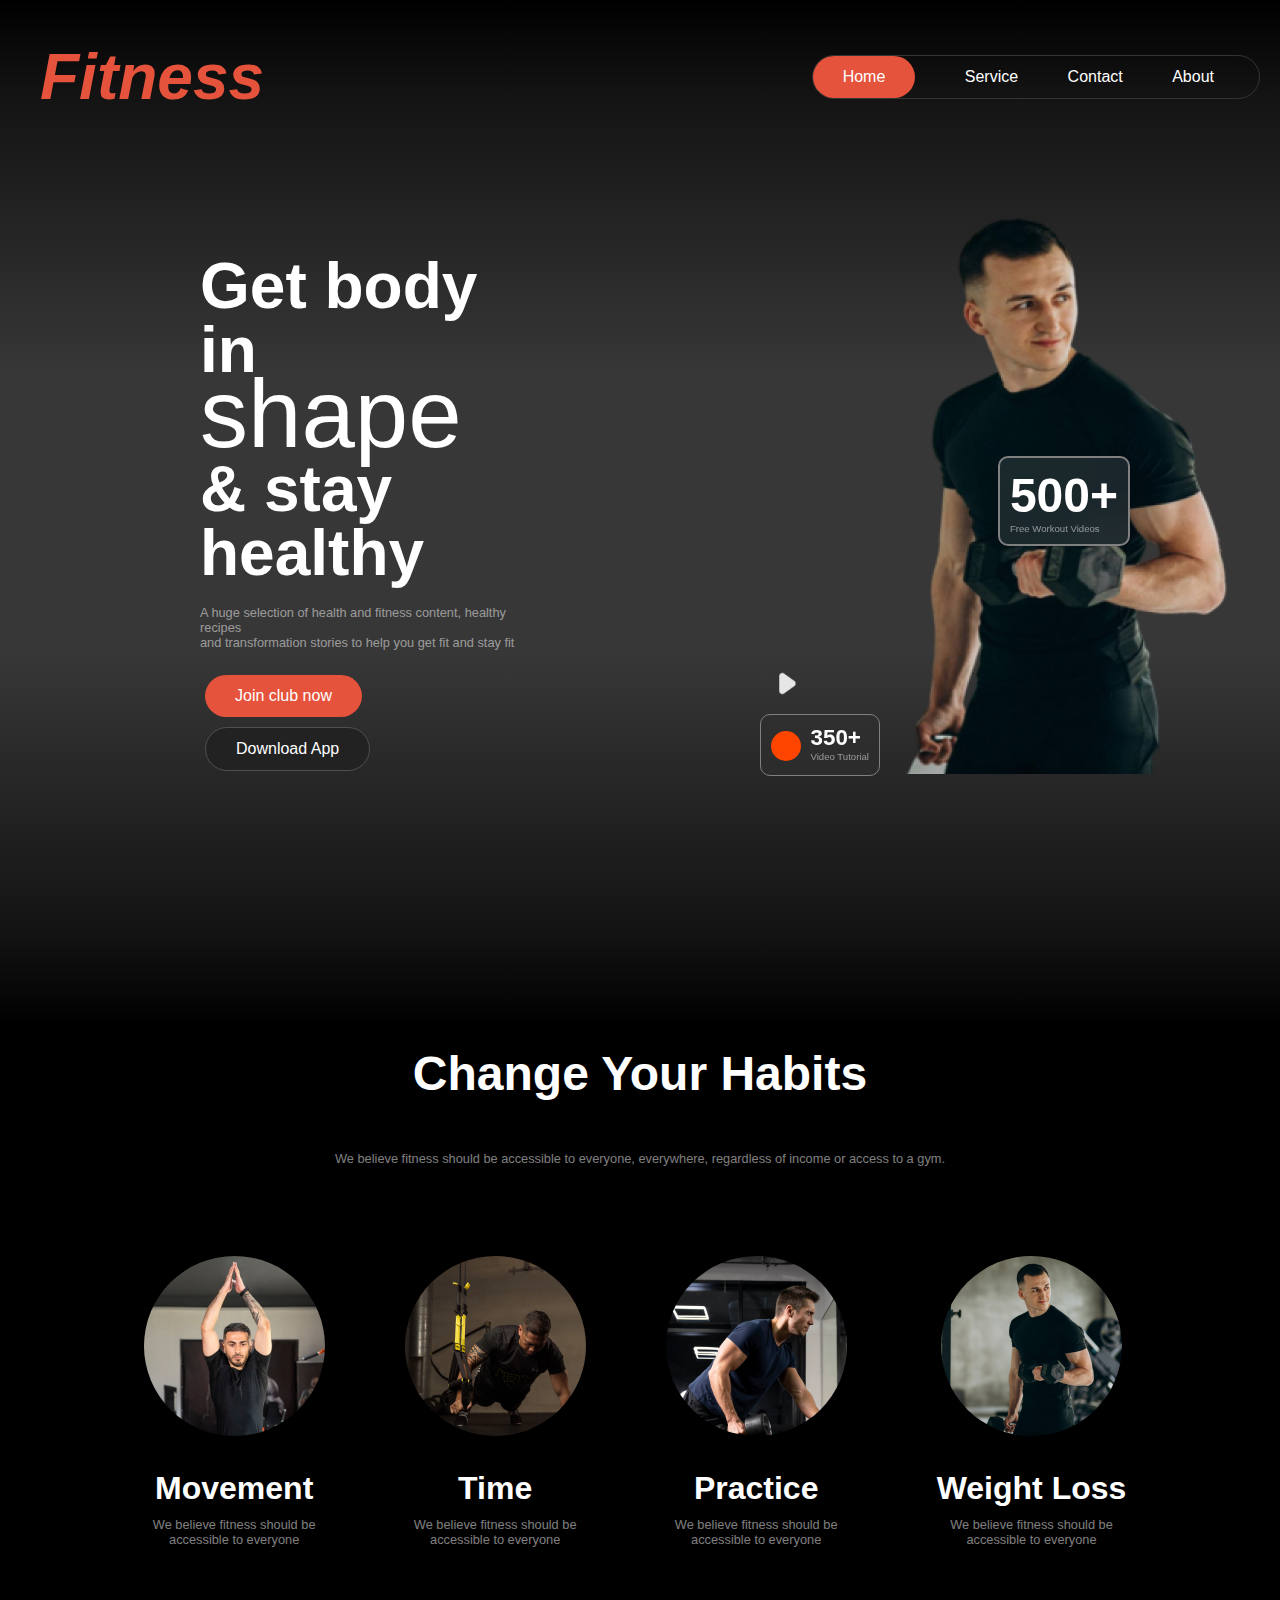
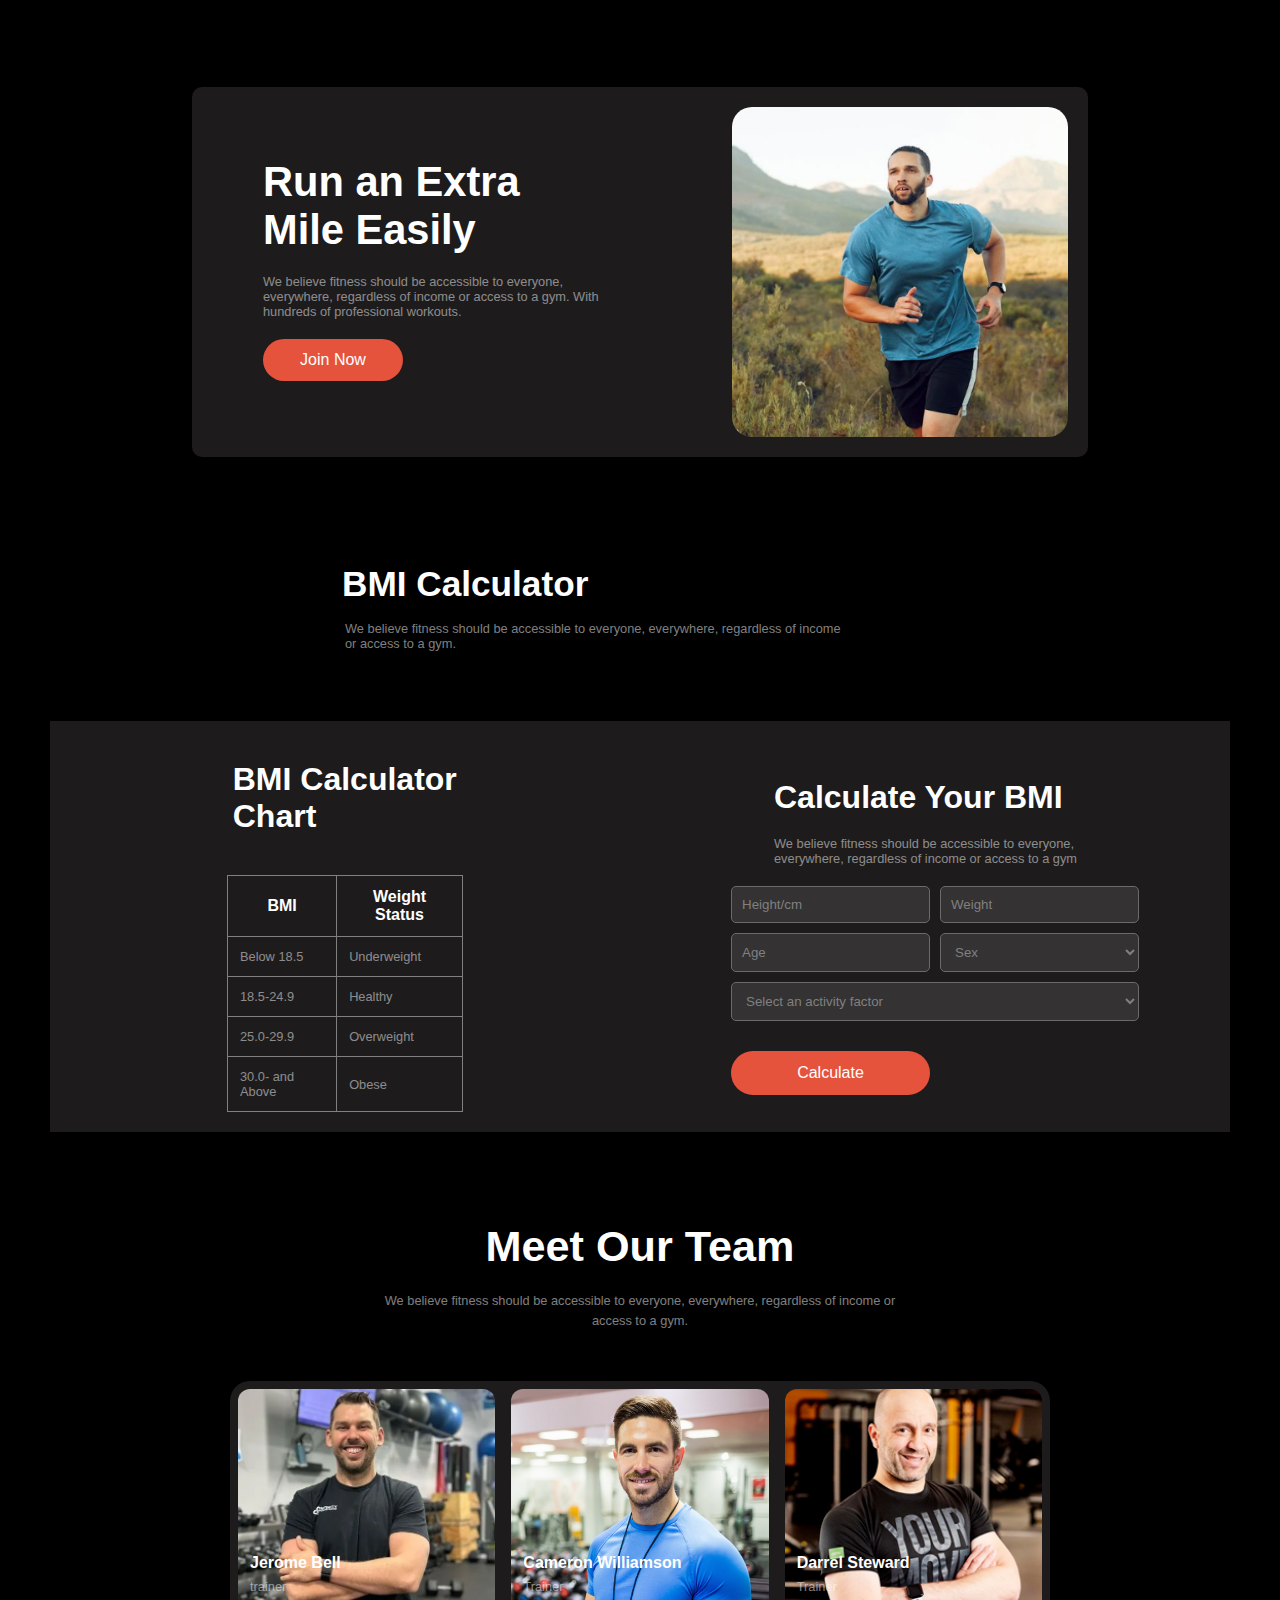
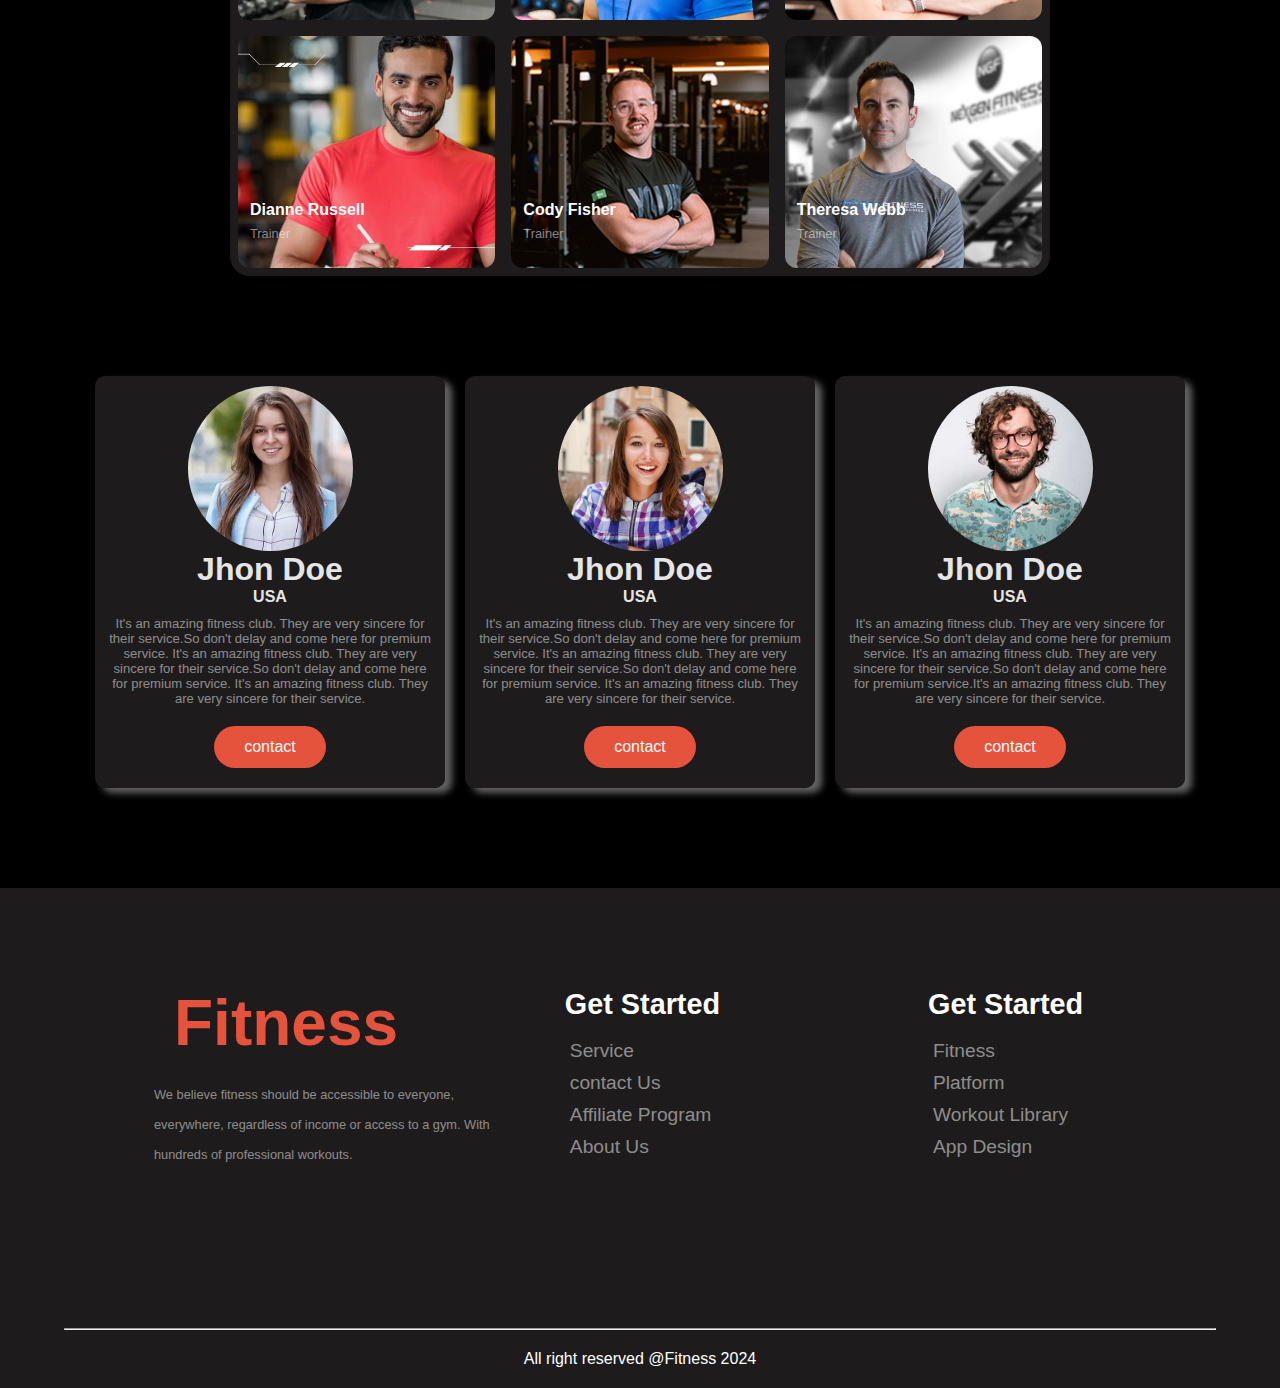
<file: index.html>
<!DOCTYPE html>
<html lang="en">
<head>
    <meta charset="UTF-8">
    <meta name="viewport" content="width=device-width, initial-scale=1.0">
    <title>B10A2 Assignment-2</title>
    <link rel="stylesheet" href="./styles/style.css">
    <link rel="stylesheet" href="./styles/responsive.css">
    <link rel="stylesheet" href="https://cdnjs.cloudflare.com/ajax/libs/font-awesome/6.6.0/css/all.min.css" 
     integrity="sha512-Kc323vGBEqzTmouAECnVceyQqyqdsSiqLQISBL29aUW4U/M7pSPA/gEUZQqv1cwx4OnYxTxve5UMg5GT6L4JJg==" crossorigin="anonymous"
     referrerpolicy="no-referrer" />
</head>
<body>
    <header class="header">
        <!-- Navbar Starts Here -->
         <div>
            <nav class="navbar d-flex">
                <h1 class="fit"><i>Fitness</i></h1>
                <ul class="nav-link">
                    <li><a href="card.html"><button class="btn-primary">Home</button></a></li>
                    <li><a href="https://web.programming-hero.com/home">Service</a></li>
                    <li><a href="">Contact</a></li>
                    <li><a href="">About</a></li>
                </ul>
             </nav>
             <div class="ham-menu white d-flex">
                <span class="fit"><i>Fitness</i></span>
                <span><i class="fa-solid fa-bars" style="float: right;"></i></span>
            </div>
             
         </div>
        <!-- Navbar Ends Here -->
         <!-- Banner Section Start -->
            <section class="banner-head">
                <div class="banner-title d-flex">
                    <div class="banner-content">
                        <h1 class="health">Get body in <br> <span class="font">shape</span> & stay <br> healthy</h1>
                        <p class="b-text">A huge selection of health and fitness content, healthy recipes <br> and transformation stories to help you get fit and stay fit </p>
                        <button class="btn-primary">Join club now</button>
                        <button class="btn"> Download App </button>
                    </div>
                       <div class="banner-img b-child">
                            <img src="./images/Bannner.png" alt="">
                       </div>
                </div>
                <div class="p-icon">
                    <img src="./images/play.png" alt="">
                </div>
                <div class="head-card">
                    <div class="card-1">
                        <span>
                            <h1 class="w-color">500+</h1>
                            <p class="gray-c1">Free Workout Videos</p>
                        </span>
                    </div>
                <div class="card-2 d-flex">
                    <div><span class="dot"></span></div>
                    <div>
                        <span>
                            <h1 style="font-size: 1.4rem;" class="w-color" >350+</h1>
                            <p class="gray-c1">Video Tutorial</p>
                        </span>
                    </div>
                </div>
                </div>
            </section>

    </header>
   <!-- Banner Section End -->
    <main class="main-part b-color">
        <section class="change-habit">
            <!-- change habit starts-->
             <div class="habit">
                <h2 class="text-h w-color">Change Your Habits</h2>
                <p class=" text-p gray-c">We believe fitness should be accessible to everyone, everywhere, regardless of income or access to a gym.</p>
             </div>
            <div class="habit-title d-flex">
                <div class="a-1">
                    <img  class="br-img" src="./images/img-2.png" alt="">
                    <h1 class="mv-1">Movement</h1>
                    <p class="gray-c">We believe fitness should be <br> accessible to everyone</p>
                 </div>
                    <div class="a-1">
                        <img class="br-img" src="./images/img-3.png" alt="">
                        <h1 class="mv-1">Time</h1>
                        <p class="gray-c">We believe fitness should be <br> accessible to everyone</p>
                     </div>
                     <div class="a-1"> 
                        <img class="br-img" src="./images/img-4.png" alt="">
                        <h1 class="mv-1">Practice</h1>
                        <p class="gray-c">We believe fitness should be <br> accessible to everyone</p>
                     </div>
                     <div class="a-1">
                        <img class="br-img" src="./images/img-5.png" alt="">
                        <h1 class="mv-1">Weight Loss</h1>
                        <p class="gray-c">We believe fitness should be <br> accessible to everyone</p>
                     </div>
            </div>
        </section>
             <!-- change habit end -->

             <!-- Run Section Start -->
              <section class="run d-flex">
                <div class="run-card">
                    <div class="run-text">
                        <h1>Run an Extra <br>
                            Mile Easily</h1>
                        <p>We believe fitness should be accessible to everyone, <br> everywhere, regardless of income or access to a gym. With <br>
                            hundreds of professional workouts.</p>
                        <button class="btn-primary"> Join Now </button>
                    </div>
                </div>
                <div class="run-image">
                    <img src="./images/run.jpg" alt="run">
                </div>
              </section>
              <!-- Run Section Ends -->

               <!-- BMI section start -->
        <section class="bmi-main-section">
            <div class="bmi-head">
                <h1>BMI Calculator</h1>
                <p>We believe fitness should be accessible to everyone, everywhere, regardless of 
                    income <br> or access to a gym.</p>
            </div>
            <div class="bmi-content d-flex">
               <div class="bmi-table">
                    <h1 class="bmi-text"> BMI Calculator Chart</h1>
                    <table class="table-content">
                        <thead>
                             <tr>
                                <th class="white">BMI</th>
                                <th class="white">Weight Status</th>
                            </tr>
                        </thead>
                        <tbody class="gray-c">
                            <tr>
                                <td>Below 18.5</td>
                                <td>Underweight</td>   
                            </tr>
                            <tr>
                                <td>18.5-24.9</td>
                                <td>Healthy</td>
                            </tr>
                            <tr>
                                <td>25.0-29.9</td>
                                <td>Overweight</td>
                            </tr>
                            <tr>
                                <td>30.0- and Above</td>
                                <td>Obese</td>
                            </tr>
                        </tbody>
                    </table>
                </div>
                <div class="bmi-form">
                    <div class="form-content">
                        <h1 class="white">Calculate Your BMI</h1>
                        <P class="gray-c">We believe fitness should be accessible to everyone, everywhere, regardless of  income or access to a gym</P>
                    </div>
                <div class="grid-container">
                        <input type="text" placeholder="Height/cm" class="input-1" />
                        <input type="text" placeholder="Weight" class="input-2" />
                        <input type="text" placeholder="Age" class="input-3" />
                        <select name="sex" id="sex" class="input-4">
                            <option value="men">Sex</option>
                            <option value="women">men</option>
                            <option value="others">women</option>
                        </select>
                        <select name="Select an activity factor" id="activity" class="input-5"> 
                            <option value="activity">Select an activity factor</option>
                            <option value="activity">play games</option>
                        </select>
                    <input  type="submit" value="Calculate">
            </div>
            </section>
              <!-- BMI section end -->

              <!-- Our Team Section Start -->
               <section>
                <div class="our-team">
                    <div class="meet-team">
                        <h1 class="text-t w-color">Meet Our Team</h1>
                        <p class="gray-c">We believe fitness should be accessible to everyone, everywhere, regardless of income 
                        or <br> access to a gym.</p>
                    </div>
                    <div class="team-img">
                        <div class="box special-1">
                            <img src="./images/trainer1.png" alt="">
                            <h2 class="hw-color">Jerome Bell</h1>
                            <p class="gray-c box-p">trainer</p>
                        </div>
                        <div class="box">
                            <img src="./images/trainer2.png" alt="">
                            <h2 class="hw-color">Cameron Williamson</h1>
                            <p class="gray-c box-p">Trainer</p>
                        </div>
                        <div class="box">
                            <img src="./images/trainer3.png" alt="">
                            <h2 class="hw-color">Darrel Steward</h1>
                            <p class="gray-c box-p">Trainer</p>
                        </div>
                        <div class="box special-1">
                            <img src="./images/trainer4.png" alt="">
                            <h2 class="hw-color">Dianne Russell</h1>
                            <p class="gray-c box-p">Trainer</p>
                        </div>
                        <div class="box">
                            <img src="./images/trainer5.png" alt="">
                            <h2 class="hw-color">Cody Fisher</h1>
                            <p class="gray-c box-p">Trainer</p>
                        </div>
                        <div class="box">
                            <img src="./images/trainer6.png" alt="">
                            <h2 class="hw-color">Theresa Webb</h1>
                            <p class="gray-c box-p">Trainer</p>
                        </div>
                    </div>
                  </div>
               </section>
               <!-- Our Team Section End -->

               <!-- Review section start -->
                <section>
                    <div class="review-main">
                        <div class="review-card">
                            <div>
                                <img src="./images/card1.jpg" alt="">
                            </div>

                            <div>
                                <h1>Jhon Doe</h1>
                                <h4>USA</h4>
                            </div>

                            <div>
                                <span style="color: orangered;">
                                    <i class="fa-solid fa-star"></i>
                                    <i class="fa-solid fa-star"></i>
                                    <i class="fa-solid fa-star"></i>
                                    <i class="fa-solid fa-star"></i>
                                    <i class="fa-solid fa-star"></i>
                                </span>
                            </div>
                            <p class="card-p">It's an amazing fitness club. They are very sincere for their service.So don't delay and come here 
                                for premium service.
                                It's an amazing fitness club. They are very sincere for their service.So don't delay and come here 
                                for premium service.
                                It's an amazing fitness club. They are very sincere for their service.
                            </p>
                            <button class="btn-primary" style="margin: 10px 0;">contact</button>
                        </div>
                        <div class="review-card">
                            <div>
                                <img src="./images/card2.jpg" alt="">
                            </div>

                            <div>
                                <h1>Jhon Doe</h1>
                                <h4>USA</h4>
                            </div>

                            <div>
                                <span style="color: orangered;">
                                    <i class="fa-solid fa-star"></i>
                                    <i class="fa-solid fa-star"></i>
                                    <i class="fa-solid fa-star"></i>
                                    <i class="fa-solid fa-star"></i>
                                    <i class="fa-solid fa-star"></i>
                                </span>
                            </div>
                            <p class="card-p">It's an amazing fitness club. They are very sincere for their service.So don't delay and come here 
                                for premium service.
                                It's an amazing fitness club. They are very sincere for their service.So don't delay and come here 
                                for premium service.
                                It's an amazing fitness club. They are very sincere for their service.
                            </p>
                            <button class="btn-primary" style="margin: 10px 0;">contact</button>
                        </div>
                        <div class="review-card">
                            <div>
                                <img src="./images/card3.jpg" alt="">
                            </div>

                            <div>
                                <h1>Jhon Doe</h1>
                                <h4>USA</h4>
                            </div>

                            <div>
                                <span style="color: orangered;">
                                    <i class="fa-solid fa-star"></i>
                                    <i class="fa-solid fa-star"></i>
                                    <i class="fa-solid fa-star"></i>
                                    <i class="fa-solid fa-star"></i>
                                    <i class="fa-solid fa-star"></i>
                                </span>
                            </div>
                            <p class="card-p">It's an amazing fitness club. They are very sincere for their service.So don't delay and come here 
                                for premium service.
                                It's an amazing fitness club. They are very sincere for their service.So don't delay and come here 
                                for premium service.It's an amazing fitness club. They are very sincere for their service.
                            </p><button class="btn-primary" style="margin: 10px 0;">contact</button>
                            
                        </div>
                        

                    </div>
                </section>
               <!-- Review section start -->

      <!-- Footer section start -->
        <footer class="footer-main">
        <div class="foot d-flex">
                <div class="footer">
                    <span class="fit">Fitness</span>
                    <p class="b-text">We believe fitness should be accessible to everyone, <br> everywhere, regardless of income or access to a gym. With <br> hundreds of 
                        professional workouts.</p>
                </div>
            <div class="f-text">
                <h2 class="w-color">Get Started</h2>
                <div class="gray-c">
                    <p>Service</p>
                    <p>contact Us</p>
                    <p>Affiliate Program</p>
                    <p>About Us</p>
                </div>
            </div>
            <div class="f-text">
                <h2 class="w-color">Get Started</h2>
                <div class="gray-c">
                    <p>Fitness</p>
                    <p>Platform</p>
                    <p>Workout Library</p>
                    <p>App Design</p>
                </div>
            </div>
        </div>
        <div class="last-content">
            <hr class="last">
            <p class="last-text">All right reserved @Fitness 2024</p>
        </div>
    </footer>
</main>
</body>
</html>
</file>
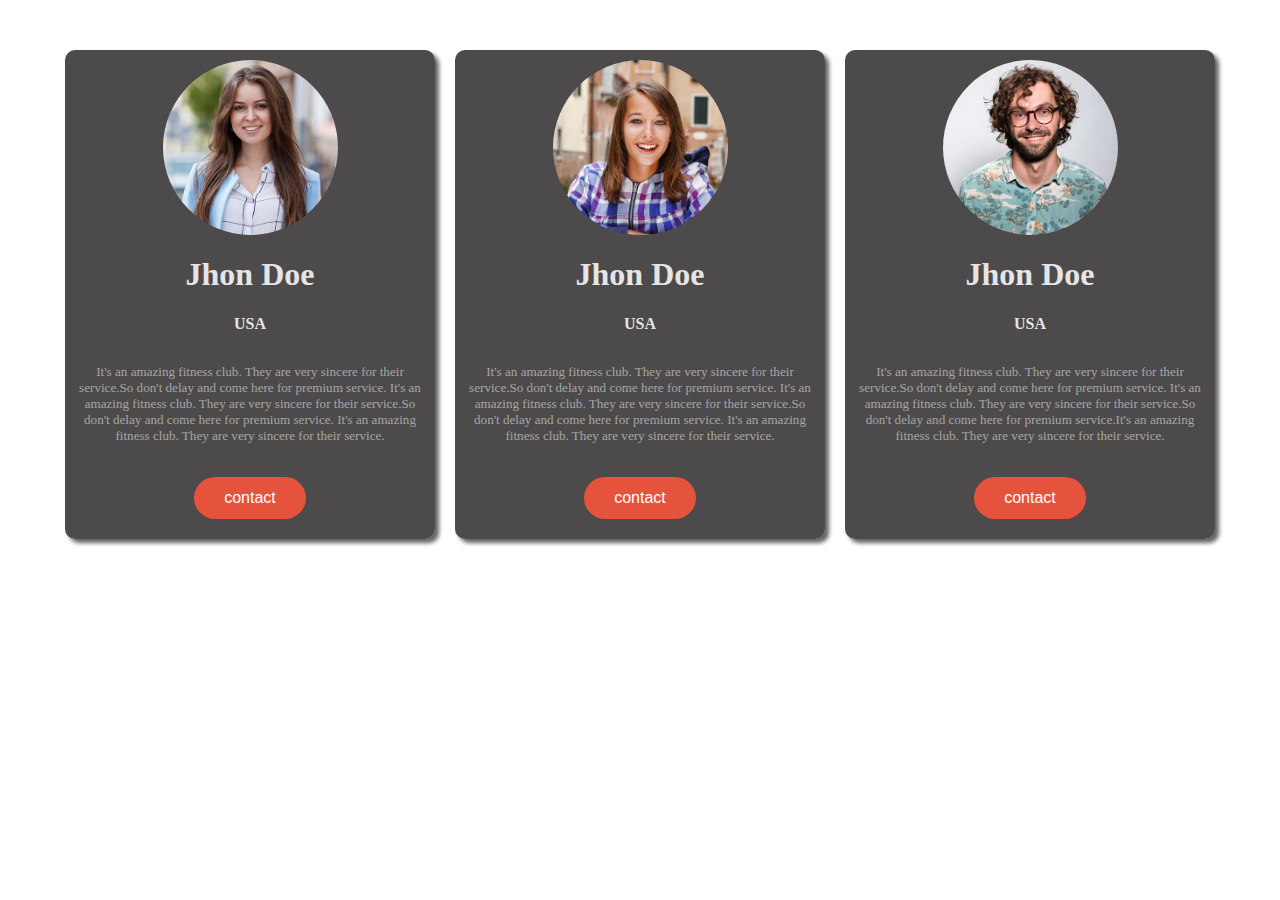
<file: card.html>
<!DOCTYPE html>
<html lang="en">
<head>
    <meta charset="UTF-8">
    <meta name="viewport" content="width=device-width, initial-scale=1.0">
    <title>Review Card Section</title>
    <style>

/* This Section is Extra Challenge Section */

        .review-main{
    color: rgb(229, 229, 229);
    margin: 50px 0px;
    display: flex;
    justify-content: center;
    align-items: center;
    /* display: grid;
    grid-template-columns: repeat(3,1fr); */
    gap: 20px; 
}
.review-card{
    background-color: rgba(35, 33, 33, 0.817);
    min-height: 180px;
    padding: 10px;
    box-shadow: 4px 4px 4px rgb(99, 99, 99);
    text-align: center;
    max-width: 350px;
    border-radius: 10px;

}
.card-p{
    color: rgba(255, 255, 255, 0.5);
    font-size: 0.82rem;
    padding: 10px 0;
}
.review-card img{
    width: 50%;
    border-radius: 7px;
    object-fit: cover;
    border-radius: 50%;
    display: block;
    margin: 0 auto;
}
.btn-primary{
    background-color: rgb(230, 83, 60);
    color: white;
    border-radius: 30px;
    font-size: 1rem;
    padding: 12px 30px;
    justify-content: center;
    border: none;
    cursor: pointer;
}


    </style>
</head>
<body>
    <section>
        <div class="review-main">
            <div class="review-card">
                <div>
                    <img src="./images/card1.jpg" alt="">
                </div>

                <div>
                    <h1>Jhon Doe</h1>
                    <h4>USA</h4>
                </div>

                <div>
                    <span style="color: orangered;">
                        <i class="fa-solid fa-star"></i>
                        <i class="fa-solid fa-star"></i>
                        <i class="fa-solid fa-star"></i>
                        <i class="fa-solid fa-star"></i>
                        <i class="fa-solid fa-star"></i>
                    </span>
                </div>
                <p class="card-p">It's an amazing fitness club. They are very sincere for their service.So don't delay and come here 
                    for premium service.
                    It's an amazing fitness club. They are very sincere for their service.So don't delay and come here 
                    for premium service.
                    It's an amazing fitness club. They are very sincere for their service.
                </p>
                <button class="btn-primary" style="margin: 10px 0;">contact</button>
            </div>
            <div class="review-card">
                <div>
                    <img src="./images/card2.jpg" alt="">
                </div>

                <div>
                    <h1>Jhon Doe</h1>
                    <h4>USA</h4>
                </div>

                <div>
                    <span style="color: orangered;">
                        <i class="fa-solid fa-star"></i>
                        <i class="fa-solid fa-star"></i>
                        <i class="fa-solid fa-star"></i>
                        <i class="fa-solid fa-star"></i>
                        <i class="fa-solid fa-star"></i>
                    </span>
                </div>
                <p class="card-p">It's an amazing fitness club. They are very sincere for their service.So don't delay and come here 
                    for premium service.
                    It's an amazing fitness club. They are very sincere for their service.So don't delay and come here 
                    for premium service.
                    It's an amazing fitness club. They are very sincere for their service.
                </p>
                <button class="btn-primary" style="margin: 10px 0;">contact</button>
            </div>
            <div class="review-card">
                <div>
                    <img src="./images/card3.jpg" alt="">
                </div>

                <div>
                    <h1>Jhon Doe</h1>
                    <h4>USA</h4>
                </div>

                <div>
                    <span style="color: orangered;">
                        <i class="fa-solid fa-star"></i>
                        <i class="fa-solid fa-star"></i>
                        <i class="fa-solid fa-star"></i>
                        <i class="fa-solid fa-star"></i>
                        <i class="fa-solid fa-star"></i>
                    </span>
                </div>
                <p class="card-p">It's an amazing fitness club. They are very sincere for their service.So don't delay and come here 
                    for premium service.
                    It's an amazing fitness club. They are very sincere for their service.So don't delay and come here 
                    for premium service.It's an amazing fitness club. They are very sincere for their service.
                </p><button class="btn-primary" style="margin: 10px 0;">contact</button>
                
            </div>
            

        </div>
    </section>
</body>
</html>
</file>
<file: styles/style.css>
@import url('https://fonts.cdnfonts.com/css/miama');
.font{
    font-family: 'Miama', sans-serif;
    font-weight: 400;
    font-size: 6rem; 
}
@import url('https://fonts.googleapis.com/css2?family=Inter:wght@100..900&display=swap');

body{
    max-width: 1440px;
    margin: 0 auto;
    font-family: "Inter", sans-serif;
    background-color: #000000;
  }
*{
    margin: 0;
    padding: 0;
    box-sizing: border-box;
}
/* shared style start */
.d-flex{
    display: flex;
}
.b-color{
    background-color: black;
}
.p-color{
    color: rgb(230, 83, 60);
}

.w-color{
    color: white;
    font-size: 3rem;
}
.white{
    color: white;
}
.gray-c{
    color: rgba(255, 255, 255, 0.5);
    font-size: 0.8rem;
}
.gray-c1{
    color: rgba(255, 255, 255, 0.5);
    font-size: 0.6rem;
}
.btn-primary{
    background-color: rgb(230, 83, 60);
    color: white;
    border-radius: 30px;
    font-size: 1rem;
    padding: 12px 30px;
    justify-content: center;
    border: none;
    cursor: pointer;
}

/* shared style ends */

.header{
    background-image: linear-gradient(to bottom, #000000, #131313, #1f1f1f, #2b2b2b, #373737, #373737, #373737, #373737, #2b2b2b, #1f1f1f, #131313, #000000);
    /* max-width: 1440px; */
    /* max-height: 900px; */
    /* border: 1px solid red; */ 
    max-width: 100%;
    margin: 0 auto;
    padding-bottom: 50px;
}
/* banner style start */

.navbar{
    justify-content: space-between;
    align-items: center;
    margin: 0px auto;
    padding: 20px;
    max-width: 1440px;
    /* max-height: 46px; */
}
.fit{
    align-items: center;
    font-size: 2.5rem;
    font-weight: 700;
    color: rgb(230, 83, 60);
}

li{
    display: inline-block;
    list-style: none;
    margin-right: 45px; 
    align-items: center;
}
nav li a{
    text-decoration: none;
    color: white;
}
.b-text{
    color: rgba(255, 255, 255, 0.5);
    font-size: 0.8rem;
    padding: 20px 0px;
}
.nav-link{
    border-radius: 40px;
    border: 1px solid rgb(53, 52, 52);
}

/* banner */

.banner-head{
    width: 100%;
    margin-bottom: 100px;
}
/* .b-child{
    width: 100%;
} */
.banner-content{
    /* border: 2px solid white; */
    width: 25%;
    color: white;
    margin: 100px 200px;
    box-sizing: border-box;
}
.banner-content button{
    margin: 5px;
}
.health{
    font-size: 4rem;
    font-weight: 800;
    line-height: 100%;
} 

.btn{
    color: white;
    background-color: rgb(34, 34, 34);
    font-size: 1rem;
    padding: 12px 30px;
    border-radius: 30px;
    border: 1px solid rgb(80, 79, 79);
}
.banner-img{
    object-fit: cover;
    background-size: cover;
    background-position: center;
    margin-left: 180px;
    /* border: 2px solid white; */
    max-width: 350px;
    max-height: 520px; 
    margin-top: 40px;
} 

.p-icon{
    position: relative;
}
.p-icon img{
    max-width: 25px;
    max-height: 25px;
    position: absolute;
    bottom: 180px;
    right: 480px;
}
.ham-menu{
    display: none;
}
.head-card{
    position: relative;
}
.card-1{
    border: 2px solid gray;
    max-width: 100%;
    /* max-height: 80px; */
    background-color: rgba(255, 255, 255, 0.1);
    backdrop-filter: blur(20px);
    position: absolute;
    bottom: 330px;
    right: 150px;
    border-radius: 10px;
    padding: 10px;
    box-sizing: border-box; 
}
.dot{
    height: 25px;
    width: 25px;
    background-color: orangered;
    border-radius: 50%;
    display: inline-block;
    justify-content: center;
    align-items: center;
    padding: 15px;
    margin-top: 6px;
    margin-right: 10px;
}
.card-2{
    border: 1px solid gray;
    max-width: 100%;
    background-color: rgba(48, 48, 48, 0.54);
    backdrop-filter: blur(10px);
    position: absolute;
    bottom: 100px;
    right: 400px; 
    border-radius: 10px;
    padding: 10px;

}
 /* banner style end */

 /* change habit start*/
 .change-habit{
    max-width: 1100px;
    /* max-height: 600px; */
    margin: 0 auto;
    margin-bottom: 40px;
 }
 .habit{
    max-width: 100%;
    justify-content: center;
    text-align: center;
 }
 .text-h{
    padding-top: 20px;
    font-size: 3rem;
 }
 .text-p{
    margin: 0 auto;
    padding: 50px;
 }
 .br-img{
    border-radius: 50%;
 }
 .a-1{
    color: white;
    align-items: center;
    text-align: center;
    margin: 40px;
 }
 .habit-title{
    justify-content: center;
    align-items: center;
 }
 .mv-1{
    margin-top: 20px;
    padding: 10px;
 }

 /* change habit end */

 /* run section start */

 .run{
    background-color: rgba(35, 33, 33, 0.817);
    width: 70%;
    height: 370px;
    margin: 0 auto;
    /* border: 2px solid red; */
    margin-bottom: 40px;
    justify-content: space-between;
    justify-content: center;
    border-radius: 10px;
    margin-top: 100px;
    box-sizing: border-box;
 }

 .run-card{
    align-items: left;
    margin: 50px;
    width: 70%;
    /* border: 2px solid red; */
 }
 .run-text{
    margin: 5%; 
 }
 .run-text h1{
    color: white;
    /* padding-left: 20px; */
    font-weight: 800;
    font-size: 2.6rem;
 }
 .run-card p{
    color: rgba(255, 255, 255, 0.5);
    font-size: 0.8rem;
    padding-top: 20px;
    padding-bottom: 20px;
 }
 .run-card button{
    width: 140px;
 } 

.run-image{
    margin: 20px;
    overflow: hidden;
    border-radius: 20px;
    object-fit: cover;
}
.run-image img{
   width: 100%;
   height: 100%;
   transform: translate(-45% , 30%) scale(2.5);
   object-fit: cover;
}
 /* run section ends */


/* BMI section style start */
.bmi-main-section{
    max-width: 100%;
    padding: 30px;
    margin: 20px;
    /* border: 2px solid red; */
}
.bmi-head{
    display: flex;
    flex-direction: column;
    align-items: left;
    margin: 0 auto;
    max-width: 670px;
    padding: 30px;
 }
.bmi-head h1{
    color: white;
    font-size: 2.2rem;
    padding: 7px;
}
.bmi-head p{
    color: gray;
    font-size: .8rem;
    padding: 10px;
    margin-bottom: 30px;
}

/* bmi all content */

.bmi-content{
    max-width: 100%;
    /* border: 2px solid red; */
    margin-bottom: 20px;
    align-items: center;
    justify-content: space-between;
    background-color: rgba(35, 33, 33, 0.817);
    box-sizing: border-box;
    padding-bottom: 20px;
   
}

.bmi-table, .bmi-form{
    display: flex;
    flex-direction: column;
    justify-content:center;
    align-items: center;
    width: 50%;
 }

.bmi-text{
    color: white;
    padding: 40px 50px ;
    width: 55%;
}

.bmi-table th,td{
    border: 1px solid gray;
    padding: 5px 10px;
    padding: 12px;
}
.table-content{
    border-collapse: collapse;
    width: 40%;
}

.bmi-form{
    display: flex;
    flex-direction: column;
    justify-content: space-between;
    align-items: center;
    margin-top: 20px;
    /* border: 2px solid yellow; */
    padding: 10px;
    /* width: 100%; */
   
}
.form-content{
    width: 60%;
    padding: 10px 0px;
}
.form-content h1{
    padding: 10px;
}
.form-content p{
    padding: 10px;
}
 
.grid-container {
    display: grid;
    grid-template-columns: 1fr 1fr;
    grid-template-rows: auto auto auto;
    gap: 10px;
  }

  .input-1,
  .input-2 {
    grid-column: span 1;
  }

  .input-3,
  .input-4 {
    grid-column: span 1;
  }

  .input-5 {
    grid-column: span 2;
  }

input[type=text] , select{
    border: 1px solid rgb(108, 107, 107);
    width: 100%;
    border-radius: 5px;
    box-sizing: border-box;
    color: rgb(128, 128, 128);
    background-color: rgba(255, 255, 255, 0.1);
    padding: 10px;
}

::placeholder{
    color: rgb(128, 128, 128);
}

input[type=submit]{
    background-color: rgb(230, 83, 60);
    color: white;
    font-size: 1rem;
    padding: 13px 40px;
    border: none;
    border-radius: 25px;
    cursor: pointer;
    margin-top: 20px;
}

input[type=submit]:hover{
    background-color: goldenrod;
}



/* BMI section style End */

/* Our Team  Style Start */

.our-team{
  /* border: 2px solid red; */
  margin: 20px;
  max-width: 1120px;
  margin: 0 auto;
  margin-bottom: 40px;
}
.meet-team{
    justify-content: center;
    text-align: center;
    margin: 20px;
}

.text-t{
    font-size: 2.7rem;
    padding: 20px;
}
.meet-team p{
    line-height: 20px;
    padding-bottom: 30px;
}
  .team-img{
        display: grid;
        grid-template-columns: repeat(3,1fr);
        /* row-gap: 20px;
        column-gap: 20px;   */
        background-color: rgba(35, 33, 33, 0.817);
        align-items: center;
        max-width: 820px;
        margin: 0 auto;
        border-radius: 20px;
        margin-bottom: 20px;
     }
     .team-img .box img{
        width: 100%;
        height: 100%;
        padding: 8px;
        margin-bottom: -30px;
     }
     
     .box{
        width: 100%;
        height: 100%;
        position: relative;
        margin: 0 auto;
     } 

     .box img{
        object-fit: cover;
        width: 100%;
        margin: 0 auto;
        border-radius: 20px;
     }
     .hw-color{
        color: white;
        font-size: 16px;
     }
     
     .box h2{
        position: absolute;
        top: 70%;
        margin-left: 20px;
     }
     .box-p{
        position: absolute;
        top: 80%;
        margin-left: 20px;
     } 
/* Our Team  Style Ends */

/* REVIEW SECTION START*/
.review-main{
    color: rgb(229, 229, 229);
    margin: 50px 0px;
    display: flex;
    justify-content: center;
    align-items: center;
    /* display: grid;
    grid-template-columns: repeat(3,1fr); */
    gap: 20px; 
    padding: 50px 0;
}
.review-card{
    background-color: rgba(35, 33, 33, 0.817);
    min-height: 180px;
    padding: 10px;
    box-shadow: 7px 5px 7px rgb(99, 99, 99);
    text-align: center;
    max-width: 350px;
    border-radius: 10px;

}
.card-p{
    color: rgba(255, 255, 255, 0.5);
    font-size: 0.82rem;
    padding: 10px 0;
}
.review-card img{
    width: 50%;
    border-radius: 7px;
    object-fit: cover;
    border-radius: 50%;
    display: block;
    margin: 0 auto;
}

/* REVIEW SECTION END*/

/* footer style start */

.footer-main{
    background-color: rgba(35, 33, 33, 0.817);
    width: 100%;
}
.foot{
    max-width: 90%;
    justify-content: space-between;
    margin: 0 auto;
    justify-items: center;
    align-items: center;
    height: 400px;
    margin-bottom: 40px;
    /* max-width: 1440px; */
    /* border: 2px solid red; */
}
.footer{
    margin-left: 90px;
}
.fit{
    padding: 20px;
    font-size: 4rem;
}
.footer p{
    line-height: 30px;
}
.f-text{
    justify-content: center;
    align-items: center;
    width: 25%;
    height: 50%;
    box-sizing: border-box;

}

.f-text h2{
    font-size: 1.8rem;
    font-weight: 600;
    padding-bottom: 5%;
}
.f-text p{
    font-size: 1.2rem;
    padding: 5px;
}

hr.last{
    width: 90%;
    margin: 0 auto;
}
.last-text{
    color: white;
    text-align: center;
    padding: 20px;
}
/* footer style ends */
</file>
<file: styles/responsive.css>
/* responsive */
@media screen and (min-width: 576px) and (max-width: 992px) {
    .p-icon img{
        display: none;
      }
}

@media screen and (max-width: 576px) {
    .header{
        padding-bottom: 0px;
        max-width: 100%;
        margin: 0 auto;
    }
    .ham-menu{
         display: flex;
         justify-content: space-between;
         align-items: center;
         padding-right: 20px;
    }
    .navbar{
        display: none;
    }
    .banner-head{
        margin-bottom: 50px;
    }
    .banner-title{
        flex-direction: column;
    }
    .banner-content{
        max-width: 100%;
        width: 82%;
        margin: 30px;
    }
    .health{
        font-size: 3rem;
        line-height: 60px;
    } 
    .fit{
        font-size: 3rem;
    }
    .banner-img{
        margin-left: 20px;
        width: 100%;
    } 
    .p-icon, .p-icon img{
      display: none;
    }

    .card-1{
        max-width: 100%;
        bottom: 400px;
        right: 80px;
    }
    .card-1 h1{
        font-size: 2.4rem;
    }
    .card-2{
        max-width: 100%;
        bottom: 170px;
        right: 270px;
    }
     /* main */
     .main-part{
        max-width: 100%;
        width: 100%;
        margin: 0 auto;
     }

    /* habit */
    .change-habit{
        max-width: 100%;
        width: 100%;
    }
    .habit-title{
        flex-direction: column;
        max-width: 100%;
        width: 100%;
    }
    .text-h{
        font-size: 2.2rem;
    }
    .text-p{
        padding: 5px;
    }
    .a-1{
        margin: 10px;
    }
    .mv-1{
        margin-top: 10px;
     }
    /* run */
    .run{
        flex-direction: column;
        max-width: 100%;
        height: 500px;
        align-items: center;
    }
    .run-card{
        flex-direction: column;
        width: 100%;
        margin: 20px;
        padding: 0px 20px;
    }

    .run-card h1{
        font-size: 2rem;
     }
     .run-card p{
        font-size: 0.7rem;
     }
     .run-card button{
        width: 100%;
     }
     .run-image{
        margin: 10px;
     }
    .run-image img{
        width: 100%;
    }
    
    /* BMI */
    .bmi-content{
        flex-direction: column;
        max-width: 100%;
    }
    .bmi-head{
        padding: 0;
    }
    .bmi-head h1{
        font-size: 2rem;
        
    }
    .bmi-table, .bmi-form{
        align-items: center;
        margin: 0;
        width: 100%;
     }
     .bmi-text{
        padding: 20px 0;
        font-size: 1.2rem;
        width: 80%;
     }
     .table-content{
        width: 80%;
     }
     .form-content{
        padding: 10px;
        width: 100%;
    }
    .form-content h1{
        font-size: 1.3rem;
    }
    .grid-container{
        padding: 10px;
    }
    /* meet-team */
   
    .team-img{
        grid-template-columns: repeat(1,1fr);
        padding: 20px;
    }
    .special-1{
        display: none;
    }
    .text-t{
        font-size: 2.2rem;
    }
    /*review section  */
    .review-main{
        flex-direction: column;
    }

    /* footer */
    .footer-main{
       height: 700px;
    }
    .foot{
        flex-direction: column;
        max-width: 100%;
    }
    .footer{
        width: 100%;
        margin-left: 0px;
    }
    .footer p{
        line-height: 20px;
        margin-left: 20px;
    }
    .f-text{
        width: 80%;
        padding-top: 10px;
    }
    .last-content{
        margin-top: 50%;
    }
       
 }
</file>
